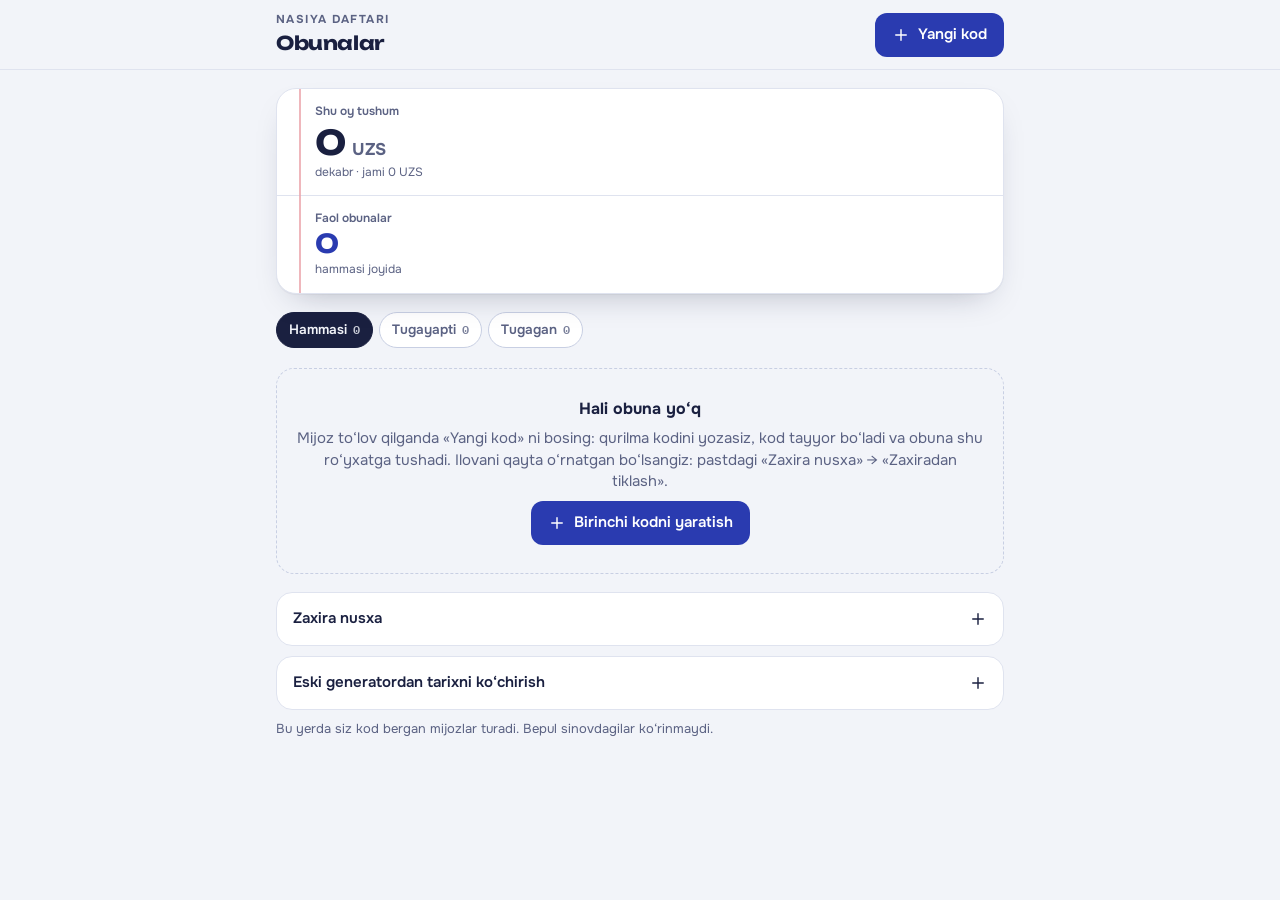
<file: admin/src/main/assets/www/index.html>
<!doctype html>
<html lang="uz"><head><meta charset="utf-8"><meta name="viewport" content="width=device-width,initial-scale=1,viewport-fit=cover"><meta name="theme-color" content="#F2F4F9" media="(prefers-color-scheme: light)"><meta name="theme-color" content="#0E1120" media="(prefers-color-scheme: dark)"><style>body{margin:0}[hidden]{display:none!important}</style></head><body><title>Nasiya daftari obunalari</title>
<meta name="claude:viewport-fit-sides" content="cover">
<link rel="preconnect" href="https://fonts.googleapis.com">
<link rel="preconnect" href="https://fonts.gstatic.com" crossorigin>
<link rel="stylesheet" href="https://fonts.googleapis.com/css2?family=IBM+Plex+Mono:wght@500;600&family=Onest:wght@400;500;600;700&family=Unbounded:wght@600;700&display=swap">
<style>
/* Layout: one ledger column (max 760px); summary figures first, then businesses as ledger lines; new code in a bottom sheet. */
:root{
  --paper:#F2F4F9; --surface:#FFFFFF; --field:#F7F8FC;
  --ink:#1A2040; --ink-2:#5B6283; --rule:#DFE3EF; --rule-strong:#C8CFE3;
  --accent:#2A3BB0; --accent-ink:#FFFFFF; --accent-soft:#E7EAFB;
  --late:#B9322A; --late-soft:#FCE9E6; --today:#8F5400; --today-soft:#FFF0D6; --ok:#1D7050; --ok-soft:#E1F2E9;
  --margin:#EBA6AC; --scrim:rgba(12,16,36,.48);
  --shadow:0 1px 0 rgba(26,32,64,.04),0 14px 34px -18px rgba(26,32,64,.35);
  --f-display:"Unbounded","Onest",system-ui,sans-serif;
  --f-ui:"Onest",system-ui,-apple-system,"Segoe UI",Roboto,sans-serif;
  --f-num:"IBM Plex Mono",ui-monospace,"SF Mono",Menlo,Consolas,monospace;
}
@media (prefers-color-scheme: dark){ :root:not([data-theme="light"]){
  --paper:#0E1120; --surface:#161A2D; --field:#10142A; --ink:#E7E9F4; --ink-2:#9CA2C0; --rule:#262C48; --rule-strong:#363E62;
  --accent:#9AAAFF; --accent-ink:#0E1120; --accent-soft:#222A52; --late:#FF8D82; --late-soft:#3A1B1F; --today:#F3B84E; --today-soft:#3A2A0F;
  --ok:#72D4A6; --ok-soft:#12302A; --margin:#6B3A4A; --scrim:rgba(0,0,0,.62); --shadow:0 1px 0 rgba(0,0,0,.25),0 14px 34px -18px rgba(0,0,0,.7);
  color-scheme:dark } }
:root[data-theme="dark"]{
  --paper:#0E1120; --surface:#161A2D; --field:#10142A; --ink:#E7E9F4; --ink-2:#9CA2C0; --rule:#262C48; --rule-strong:#363E62;
  --accent:#9AAAFF; --accent-ink:#0E1120; --accent-soft:#222A52; --late:#FF8D82; --late-soft:#3A1B1F; --today:#F3B84E; --today-soft:#3A2A0F;
  --ok:#72D4A6; --ok-soft:#12302A; --margin:#6B3A4A; --scrim:rgba(0,0,0,.62); --shadow:0 1px 0 rgba(0,0,0,.25),0 14px 34px -18px rgba(0,0,0,.7);
  color-scheme:dark }
*,*::before,*::after{box-sizing:border-box}
html{background:var(--paper)}
body{background:var(--paper);color:var(--ink);font-family:var(--f-ui);font-size:15px;line-height:1.45;-webkit-font-smoothing:antialiased}
body::before{content:"";position:fixed;inset:0 0 auto;height:env(safe-area-inset-top,0px);z-index:10;background:var(--paper)}
h1,h2,h3,p,ul{margin:0}
ul{padding:0;list-style:none}
button,input,select,textarea{font:inherit;color:inherit}
:focus-visible{outline:2px solid var(--accent);outline-offset:2px;border-radius:8px}
.num{font-family:var(--f-num);font-variant-numeric:tabular-nums}
.ico{width:18px;height:18px;fill:none;stroke:currentColor;stroke-width:1.9;stroke-linecap:round;stroke-linejoin:round;flex:none}
.wrap{max-width:760px;margin:0 auto;padding-left:max(16px,env(safe-area-inset-left,0px));padding-right:max(16px,env(safe-area-inset-right,0px))}

/* header */
.top{position:sticky;top:env(safe-area-inset-top,0px);z-index:5;background:color-mix(in srgb,var(--paper) 90%,transparent);backdrop-filter:blur(10px);-webkit-backdrop-filter:blur(10px);border-bottom:1px solid var(--rule)}
.top .wrap{display:flex;align-items:center;justify-content:space-between;gap:12px;padding-block:12px}
.brand{display:grid;gap:1px;min-width:0}
.brand small{font-size:11.5px;font-weight:700;letter-spacing:.12em;text-transform:uppercase;color:var(--ink-2)}
.brand h1{font-family:var(--f-display);font-weight:700;font-size:19px;letter-spacing:-.02em}
.btn{display:inline-flex;align-items:center;justify-content:center;gap:8px;min-height:44px;padding:0 16px;border-radius:12px;border:1px solid var(--rule-strong);background:var(--surface);font-weight:600;cursor:pointer;white-space:nowrap}
.btn:hover{border-color:var(--ink-2)}
.btn-primary{background:var(--accent);color:var(--accent-ink);border-color:transparent}
.btn-primary:hover{filter:brightness(1.07);border-color:transparent}
.btn-sm{min-height:36px;padding:0 12px;border-radius:10px;font-size:13.5px}
.btn-ghost{background:transparent}
.btn-danger{color:var(--late);border-color:var(--late)}
.btn:disabled{opacity:.55;cursor:default}

main{padding-block:18px 48px;display:grid;gap:18px}

/* summary */
.sheet{position:relative;background:var(--surface);border:1px solid var(--rule);border-radius:20px;box-shadow:var(--shadow);overflow:hidden}
.sheet::before{content:"";position:absolute;top:0;bottom:0;left:22px;width:1.5px;background:var(--margin);opacity:.8}
.kpis{display:grid;grid-template-columns:1fr 1fr}
.kpi{padding:14px 16px 14px 38px;display:grid;gap:2px;border-bottom:1px solid var(--rule);min-width:0}
.kpi:nth-child(odd){border-right:1px solid var(--rule)}
.kpi:nth-child(n+3){border-bottom:0}
.kpi small{font-size:12px;color:var(--ink-2);font-weight:600}
.kpi b{font-family:var(--f-display);font-size:clamp(20px,5.6vw,26px);letter-spacing:-.03em;font-weight:700;line-height:1.15;overflow-wrap:anywhere}
.kpi b.c-accent{color:var(--accent)} .kpi b.c-warn{color:var(--today)}
.kpi span{font-size:12px;color:var(--ink-2)}
.kpis{grid-template-columns:1fr}.kpi,.kpi:nth-child(odd){border-right:0;border-bottom:1px solid var(--rule)}.kpi:last-child{border-bottom:0}
.kpi b{white-space:nowrap;overflow-wrap:normal}.kpi.rev b{font-size:clamp(24px,8vw,34px)}.kpi b .cur{font-family:var(--f-ui);font-size:.5em;letter-spacing:0;margin-left:7px;color:var(--ink-2);font-weight:700}

.note{padding:12px 14px;border-radius:14px;background:var(--today-soft);color:var(--ink);font-size:14px}
.note.bad{background:var(--late-soft)}

/* toolbar */
.tools{display:grid;gap:10px}
.chips{display:flex;gap:6px;overflow-x:auto;scrollbar-width:none;padding-bottom:2px}
.chips::-webkit-scrollbar{display:none}
.chip{flex:none;display:inline-flex;align-items:center;gap:6px;min-height:36px;padding:0 12px;border-radius:999px;border:1px solid var(--rule-strong);background:var(--surface);font-size:13.5px;font-weight:600;color:var(--ink-2);cursor:pointer}
.chip[aria-pressed="true"]{background:var(--ink);border-color:var(--ink);color:var(--paper)}
.chip i{font-style:normal;font-family:var(--f-num);font-size:12px;opacity:.8}
.search{display:flex;align-items:center;gap:8px;padding:0 12px;min-height:44px;border-radius:12px;border:1px solid var(--rule-strong);background:var(--surface);color:var(--ink-2)}
.search input{flex:1;min-width:0;border:0;background:transparent;outline:none;color:var(--ink);font-size:15px}

/* ledger */
.list{display:grid;gap:10px}
.biz{background:var(--surface);border:1px solid var(--rule);border-radius:16px;overflow:hidden}
.biz.st-soon{border-color:color-mix(in srgb,var(--today) 45%,var(--rule))}
.biz.st-off{opacity:.92}
.biz-head{width:100%;display:grid;grid-template-columns:minmax(0,1fr) auto;gap:4px 12px;align-items:start;padding:14px 16px;border:0;background:transparent;text-align:left;cursor:pointer}
.biz-head h3{font-size:16px;font-weight:700;letter-spacing:-.01em;overflow-wrap:anywhere}
.biz-sub{grid-column:1/-1;display:flex;flex-wrap:wrap;gap:4px 12px;font-size:13px;color:var(--ink-2)}
.pill{display:inline-flex;align-items:center;min-height:26px;padding:0 10px;border-radius:999px;font-size:12.5px;font-weight:700;white-space:nowrap}
.pill.on{background:var(--ok-soft);color:var(--ok)}
.pill.soon{background:var(--today-soft);color:var(--today)}
.pill.off{background:var(--late-soft);color:var(--late)}
.biz-body{border-top:1px dashed var(--rule-strong);padding:12px 16px 16px;display:grid;gap:12px}
.acts{display:flex;gap:8px}.acts .btn{min-width:0;padding:0 10px}.acts .grow{flex:1 1 auto}
.biz-info{font-size:13px;color:var(--ink-2);display:flex;flex-wrap:wrap;gap:2px 12px}
.hist{display:grid}
.hist li{display:grid;grid-template-columns:minmax(0,1fr) auto;gap:2px 10px;padding:10px 0;border-bottom:1px solid var(--rule);font-size:13.5px}
.hist li:last-child{border-bottom:0}
.hist .h-main b{font-weight:600}
.hist .h-meta{grid-column:1/-1;display:flex;flex-wrap:wrap;gap:6px;align-items:center;color:var(--ink-2);font-size:12.5px}
.hist .h-amt{font-family:var(--f-num);font-weight:600;text-align:right}
.link{border:0;background:none;padding:4px 2px;color:var(--accent);font-weight:600;font-size:12.5px;cursor:pointer}
.link.del{color:var(--late)}
.label{font-size:12px;font-weight:700;letter-spacing:.08em;text-transform:uppercase;color:var(--ink-2)}
.empty{padding:28px 20px;border:1.5px dashed var(--rule-strong);border-radius:18px;text-align:center;display:grid;gap:8px;justify-items:center;color:var(--ink-2)}
.empty b{color:var(--ink);font-size:16px}
.more{display:grid;gap:10px}
details.box{background:var(--surface);border:1px solid var(--rule);border-radius:16px;padding:0 16px}
details.box summary{min-height:52px;display:flex;align-items:center;justify-content:space-between;cursor:pointer;font-weight:600;list-style:none}
details.box summary::-webkit-details-marker{display:none}
details.box .in{padding-bottom:16px;display:grid;gap:10px;font-size:14px;color:var(--ink-2)}
.help{font-size:13px;color:var(--ink-2)}

/* sheet dialog */
dialog{border:0;padding:0;margin:auto auto 0;width:100%;max-width:560px;max-height:92vh;border-radius:22px 22px 0 0;background:var(--surface);color:var(--ink);box-shadow:var(--shadow)}
dialog::backdrop{background:var(--scrim)}
@media (min-width:640px){dialog{margin:auto;border-radius:22px}}
.dlg-head{position:sticky;top:0;z-index:1;display:flex;align-items:center;justify-content:space-between;gap:10px;padding:16px 18px 10px;background:var(--surface)}
.dlg-head h2{font-family:var(--f-display);font-size:18px;letter-spacing:-.02em}
.x{width:40px;height:40px;border-radius:12px;border:0;background:var(--field);display:grid;place-items:center;cursor:pointer;color:var(--ink-2)}
.dlg-body{padding:4px 18px max(20px,env(safe-area-inset-bottom,0px));display:grid;gap:14px}
.field{display:grid;gap:6px}
.field>span{font-size:13px;font-weight:600;color:var(--ink-2)}
.field input,.field textarea{width:100%;min-height:46px;padding:10px 12px;border-radius:12px;border:1px solid var(--rule-strong);background:var(--field);font-size:16px}
.field input.code{font-family:var(--f-num);letter-spacing:.08em;text-transform:uppercase}
.field textarea{min-height:120px;resize:vertical;font-size:14px;line-height:1.45}
.row2{display:grid;grid-template-columns:1fr 1fr;gap:10px}
.seg{display:grid;grid-template-columns:repeat(4,1fr);gap:6px}
.seg button{min-height:44px;border-radius:12px;border:1px solid var(--rule-strong);background:var(--field);font-weight:700;cursor:pointer}
.seg button[aria-pressed="true"]{background:var(--accent);color:var(--accent-ink);border-color:transparent}
.span{padding:12px 14px;border-radius:12px;background:var(--accent-soft);font-size:14px}
.span b{color:var(--accent)}
.prev{font-size:13px;color:var(--ink-2)}
.err{color:var(--late);font-size:14px;font-weight:600}
.lockbox{display:grid;gap:8px;padding:14px;border-radius:14px;border:1px dashed var(--rule-strong)}
.check{display:flex;gap:8px;align-items:center;font-size:14px;color:var(--ink-2)}
.check input{width:20px;height:20px;accent-color:var(--accent)}
.codeout{font-family:var(--f-num);font-size:12px;word-break:break-all;padding:10px 12px;border-radius:12px;background:var(--field);border:1px solid var(--rule)}
.okmark{display:flex;gap:10px;align-items:center;padding:12px 14px;border-radius:14px;background:var(--ok-soft);color:var(--ok);font-weight:700}
.toast{position:fixed;left:50%;bottom:max(18px,calc(env(safe-area-inset-bottom,0px) + 12px));transform:translateX(-50%);z-index:50;padding:10px 16px;border-radius:12px;background:var(--ink);color:var(--paper);font-weight:600;font-size:14px;box-shadow:var(--shadow);max-width:calc(100% - 32px)}
@media (prefers-reduced-motion:no-preference){.biz,.toast{transition:opacity .2s}}
</style>

<svg width="0" height="0" style="position:absolute" aria-hidden="true">
  <symbol id="i-plus" viewBox="0 0 24 24"><path d="M12 5v14M5 12h14"/></symbol>
  <symbol id="i-search" viewBox="0 0 24 24"><circle cx="11" cy="11" r="6.5"/><path d="m16 16 4 4"/></symbol>
  <symbol id="i-x" viewBox="0 0 24 24"><path d="M6 6l12 12M18 6 6 18"/></symbol>
  <symbol id="i-copy" viewBox="0 0 24 24"><rect x="9" y="9" width="11" height="11" rx="2"/><path d="M5 15V6a2 2 0 0 1 2-2h8"/></symbol>
  <symbol id="i-check" viewBox="0 0 24 24"><path d="m5 12.5 4.5 4.5L19 7.5"/></symbol>
  <symbol id="i-renew" viewBox="0 0 24 24"><path d="M20 11a8 8 0 0 0-14.6-4.5L4 8"/><path d="M4 4v4h4"/><path d="M4 13a8 8 0 0 0 14.6 4.5L20 16"/><path d="M20 20v-4h-4"/></symbol>
</svg>

<header class="top">
  <div class="wrap">
    <div class="brand"><small>Nasiya daftari</small><h1>Obunalar</h1></div>
    <button type="button" class="btn btn-primary" id="new-btn"><svg class="ico"><use href="#i-plus"/></svg>Yangi kod</button>
  </div>
</header>

<main class="wrap">
  <section class="sheet" aria-label="Umumiy ko‘rsatkichlar">
    <div class="kpis" id="kpis">
      <div class="kpi"><small>Faol obunalar</small><b class="c-accent">—</b><span>yuklanmoqda</span></div>
      <div class="kpi"><small>Shu oy tushum</small><b>—</b><span>&nbsp;</span></div>
      <div class="kpi"><small>7 kunda tugaydi</small><b class="c-warn">—</b><span>&nbsp;</span></div>
      <div class="kpi"><small>Jami tushum</small><b>—</b><span>&nbsp;</span></div>
    </div>
  </section>

  <p class="note" id="notice" hidden></p>

  <section class="tools" aria-label="Saralash">
    <div class="chips" id="chips" role="group" aria-label="Holat bo‘yicha">
      <button type="button" class="chip" data-f="all" aria-pressed="true">Hammasi <i id="c-all">0</i></button>
      <button type="button" class="chip" data-f="soon" aria-pressed="false">Tugayapti <i id="c-soon">0</i></button>
      <button type="button" class="chip" data-f="off" aria-pressed="false">Tugagan <i id="c-off">0</i></button>
    </div>
    <label class="search"><svg class="ico"><use href="#i-search"/></svg><input id="q" type="search" placeholder="Biznes, telefon yoki qurilma kodi" autocomplete="off"></label>
  </section>

  <section class="list" id="list" aria-live="polite">
    <div class="empty"><b>Obunalar yuklanmoqda…</b></div>
  </section>

  <section class="more">
    <details class="box" id="bk-box">
      <summary>Zaxira nusxa <svg class="ico"><use href="#i-plus"/></svg></summary>
      <div class="in">
        <p>Obunalar ro‘yxatini fayl qilib saqlang yoki Telegram’ga yuboring. Telefon almashganda «Zaxiradan tiklash» bilan qaytarasiz.</p>
        <div class="acts"><button type="button" class="btn btn-sm btn-primary" id="bk-save">Zaxira olish</button><label class="btn btn-sm" for="bk-file" style="cursor:pointer">Zaxiradan tiklash</label><input type="file" id="bk-file" accept=".json,application/json" hidden></div>
        <p class="help" id="bk-msg" hidden></p>
        <p class="help" id="bk-auto" hidden></p>
      </div>
    </details>
    <details class="box" id="imp-box">
      <summary>Eski generatordan tarixni ko‘chirish <svg class="ico"><use href="#i-plus"/></svg></summary>
      <div class="in">
        <p>Kompyuterdagi eski «nasiya-kod-generator» sahifasida «CSV yuklab olish» ni bosing va o‘sha faylni shu yerda tanlang. Avval ko‘chirilgan yozuvlar qayta qo‘shilmaydi.</p>
        <input type="file" id="imp-file" accept=".csv,text/csv">
        <p class="err" id="imp-msg" hidden></p>
      </div>
    </details>
    <p class="help">Bu yerda siz kod bergan mijozlar turadi. Bepul sinovdagilar ko‘rinmaydi.</p>
  </section>
</main>

<dialog id="dlg" aria-labelledby="dlg-title">
  <div class="dlg-head"><h2 id="dlg-title">Yangi kod</h2><button type="button" class="x" data-close aria-label="Yopish"><svg class="ico"><use href="#i-x"/></svg></button></div>
  <form class="dlg-body" id="gen" novalidate>
    <label class="field"><span>Qurilma kodi (mijoz ilovasida: ⋯ → Obuna)</span><input id="g-dev" class="code" placeholder="ABCD-EFGH" maxlength="9" autocomplete="off" autocapitalize="characters" spellcheck="false"></label>
    <p class="prev" id="g-prev" hidden></p>
    <label class="field"><span>Biznes nomi</span><input id="g-biz" placeholder="Masalan: Barakat Savdo" autocomplete="off"></label>
    <div class="field"><span>Necha oy</span>
      <div class="seg" id="g-months"><button type="button" data-m="1" aria-pressed="true">1</button><button type="button" data-m="3" aria-pressed="false">3</button><button type="button" data-m="6" aria-pressed="false">6</button><button type="button" data-m="12" aria-pressed="false">12</button></div></div>
    <p class="span" id="g-span"></p>
    <details class="box" id="g-more">
      <summary>Qo‘shimcha: telefon, sana, summa, izoh <svg class="ico"><use href="#i-plus"/></svg></summary>
      <div class="in">
        <label class="field"><span>Telefon yoki Telegram (ixtiyoriy)</span><input id="g-phone" placeholder="+998 90 123 45 67 yoki @username" autocomplete="off"></label>
        <div class="row2">
          <label class="field"><span>Boshlanish sanasi</span><input id="g-start" type="date"></label>
          <label class="field"><span>Summa (so‘m)</span><input id="g-amount" inputmode="numeric" autocomplete="off"></label>
        </div>
        <label class="field"><span>Izoh (ixtiyoriy)</span><input id="g-note" placeholder="Masalan: Click orqali to‘ladi" autocomplete="off"></label>
      </div>
    </details>
    <div class="lockbox" id="lockbox" hidden>
      <label class="field"><span>Admin parol (kod yaratish uchun)</span><input id="g-pw" type="password" autocomplete="current-password" placeholder="XXXX-XXXX-XXXX"></label>
      <label class="check"><input type="checkbox" id="g-remember" checked>Shu qurilmada eslab qolish</label>
    </div>
    <p class="err" id="g-err" hidden></p>
    <button type="submit" class="btn btn-primary" id="g-go">Kod yaratish va saqlash</button>
  </form>
  <div class="dlg-body" id="res" hidden>
    <p class="okmark"><svg class="ico"><use href="#i-check"/></svg><span id="r-title">Kod tayyor va saqlandi</span></p>
    <label class="field"><span>Mijozga yuboriladigan xabar</span><textarea id="r-msg" readonly></textarea></label>
    <div class="acts"><button type="button" class="btn btn-primary" id="r-copy-msg"><svg class="ico"><use href="#i-copy"/></svg>Xabarni nusxalash</button><button type="button" class="btn" id="r-copy-code">Faqat kodni nusxalash</button></div>
    <p class="help">Xabarni Telegram’da mijozga yuboring.</p>
    <button type="button" class="btn btn-ghost" data-close>Tayyor</button>
  </div>
</dialog>

<div class="toast" id="toast" role="status" hidden></div>

<script>
/* Claude.ai ichida ochilsa, baza claude.ai'dan keladi. Mustaqil ilovada (APK) esa shu telefonning o'zida saqlanadi. */
(function(){
  if(window.claude && window.claude.use) return;
  var KEY = "nasiya-admin-subs", subs = {}, ls = [];
  try { subs = JSON.parse(localStorage.getItem(KEY) || "{}") || {}; } catch(e){ subs = {}; }
  function save(){ try { localStorage.setItem(KEY, JSON.stringify(subs)); } catch(e){} }
  function snap(){ return { docs:Object.keys(subs).map(function(id){ return { id:id, data:function(){ return JSON.parse(JSON.stringify(subs[id])); } }; }), metadata:{ fromCache:false } }; }
  function fire(){ var sn = snap(); ls.slice().forEach(function(f){ try { f(sn); } catch(e){} }); }
  function newId(){ return "s" + Date.now().toString(36) + Math.random().toString(36).slice(2, 8); }
  var col = {
    doc:function(id){ id = id || newId(); return {
      set:function(d){ subs[id] = JSON.parse(JSON.stringify(d)); save(); setTimeout(fire, 0); return Promise.resolve(); },
      "delete":function(){ delete subs[id]; save(); setTimeout(fire, 0); return Promise.resolve(); } }; },
    onSnapshot:function(next){ ls.push(next); setTimeout(function(){ next(snap()); }, 0); return function(){ ls = ls.filter(function(f){ return f !== next; }); }; }
  };
  window.__localDb = true;
  window.claude = { use:function(n){ return Promise.resolve(n === "db" ? { collection:function(){ return col; } } : null); } };
})();
</script>
<script>
(function(){
"use strict";
var ENC = {"v":1,"iter":600000,"salt":"fhEf4YEevkBxdet8eqZXhw==","iv":"yJTNOZIRMV7SJZX0","ct":"kll5OfdfCzFDs8ZQSZnNZlEmCYQwTgp1z6Y1f0/uCu+KEM7PdyLCJ57Iso8UFRdV0YCUz8kp1/YxnBJwTF9Mfjb6q0hoizqHTTrfv1/5u6b4chy7WlvZeAloAkpDuRJh5++x0zYHiscTRayOttw4a0cjOLeyfW4ZoNWSzM85JItj4oDlDwUmXK3V1fStj3RzReDhMW7BMpNCTqbkYIpKboecHYTpnp8MxCje5rcprLbLXTzIOeRrhOeLoSXjz3rN"};
var PRICE = 200000;
var MONTHS = ["yanvar","fevral","mart","aprel","may","iyun","iyul","avgust","sentabr","oktabr","noyabr","dekabr"];
var B32 = "ABCDEFGHJKMNPQRSTVWXYZ23456789";
var PWKEY = "nasiya-admin-pw";
var $ = function(s){ return document.querySelector(s); };
var state = { subs:[], loaded:false, f:"all", q:"", open:{}, armDel:null };
var col = null, signKey = null, months = 1, lastCode = "";

/* ---------- sanalar va pul ---------- */
function pad(n){ return String(n).padStart(2,"0"); }
function todayISO(){ var d = new Date(); return d.getFullYear()+"-"+pad(d.getMonth()+1)+"-"+pad(d.getDate()); }
function isIso(s){ return typeof s === "string" && /^\d{4}-\d{2}-\d{2}$/.test(s); }
function dayNum(iso){ var p = iso.split("-").map(Number); return Math.round(Date.UTC(p[0], p[1]-1, p[2]) / 86400000); }
function isoFromUTC(dt){ return dt.getUTCFullYear()+"-"+pad(dt.getUTCMonth()+1)+"-"+pad(dt.getUTCDate()); }
function addDays(iso, n){ return isoFromUTC(new Date((dayNum(iso)+n) * 86400000)); }
function addMonths(iso, n){ var p = iso.split("-").map(Number); var dt = new Date(Date.UTC(p[0], p[1]-1+n, 1)); var lastD = new Date(Date.UTC(dt.getUTCFullYear(), dt.getUTCMonth()+1, 0)).getUTCDate(); dt.setUTCDate(Math.min(p[2], lastD)); return isoFromUTC(dt); }
function fmt(iso, year){ if(!isIso(iso)) return "—"; var p = iso.split("-").map(Number); return p[2]+"-"+MONTHS[p[1]-1]+((year || p[0] !== new Date().getFullYear()) ? " "+p[0] : ""); }
function grp(n){ return String(Math.round(Math.abs(Number(n) || 0))).replace(/\B(?=(\d{3})+(?!\d))/g, " "); }
function som(n){ return grp(n)+" so‘m"; }
function esc(s){ return String(s == null ? "" : s).replace(/[&<>"']/g, function(c){ return {"&":"&amp;","<":"&lt;",">":"&gt;",'"':"&quot;","'":"&#39;"}[c]; }); }
function normDev(v){ var s = String(v || "").toUpperCase().replace(/[^A-Z0-9]/g, ""); return s.length === 8 ? s.slice(0,4)+"-"+s.slice(4) : s; }
function validDev(d){ return /^[A-Z0-9]{4}-[A-Z0-9]{4}$/.test(d) && d.replace("-","").split("").every(function(c){ return B32.indexOf(c) > -1; }); }
function b64url(bytes){ var s = ""; for(var i=0;i<bytes.length;i++) s += String.fromCharCode(bytes[i]); return btoa(s).replace(/\+/g,"-").replace(/\//g,"_").replace(/=+$/,""); }
function unb64(s){ var b = atob(s), u = new Uint8Array(b.length); for(var i=0;i<b.length;i++) u[i] = b.charCodeAt(i); return u; }
function lsGet(k){ try { return localStorage.getItem(k); } catch(e){ return null; } }
function lsSet(k, v){ try { if(v == null) localStorage.removeItem(k); else localStorage.setItem(k, v); } catch(e){} }

function toast(msg){ var t = $("#toast"); t.textContent = msg; t.hidden = false; clearTimeout(t._t); t._t = setTimeout(function(){ t.hidden = true; }, 2600); }
function notice(msg, bad){ var n = $("#notice"); n.textContent = msg || ""; n.hidden = !msg; n.className = "note" + (bad ? " bad" : ""); }
function copy(text, label){
  var ok = function(){ toast((label || "Nusxa olindi")); };
  var fallback = function(){ var ta = document.createElement("textarea"); ta.value = text; ta.setAttribute("readonly", ""); ta.style.position = "fixed"; ta.style.opacity = "0"; document.body.appendChild(ta); ta.select(); var done = false; try { done = document.execCommand("copy"); } catch(e){} ta.remove(); if(done) ok(); else toast("Nusxalab bo‘lmadi: matnni bosib turib nusxalang"); };
  try { navigator.clipboard.writeText(text).then(ok, fallback); } catch(e){ fallback(); }
}

/* ---------- guruhlash: bitta qurilma = bitta biznes ---------- */
function groups(){
  var by = {}, t = todayISO();
  state.subs.forEach(function(r){
    if(!r || !r.dev) return;
    var g = by[r.dev] || (by[r.dev] = { dev:r.dev, biz:"", phone:"", until:"", paid:0, recs:[] });
    g.recs.push(r); g.paid += Number(r.amount) || 0;
    if(isIso(r.until) && r.until > g.until) g.until = r.until;
  });
  return Object.keys(by).map(function(k){
    var g = by[k];
    g.recs.sort(function(a, b){ return (b.ts || 0) - (a.ts || 0) || String(b.at).localeCompare(String(a.at)); });
    g.recs.forEach(function(r){ if(!g.biz && r.biz) g.biz = r.biz; if(!g.phone && r.phone) g.phone = r.phone; });
    g.days = isIso(g.until) ? dayNum(g.until) - dayNum(t) : -9999;
    g.st = g.days < 0 ? "off" : g.days <= 7 ? "soon" : "on";
    return g;
  }).sort(function(a, b){
    var w = {soon:0, on:1, off:2}; return w[a.st] - w[b.st] || (a.st === "off" ? b.days - a.days : a.days - b.days);
  });
}
function pillOf(g){
  if(g.st === "off") return '<span class="pill off">Tugagan · '+(-g.days)+' kun oldin</span>';
  if(g.days === 0) return '<span class="pill soon">Bugun tugaydi</span>';
  if(g.st === "soon") return '<span class="pill soon">'+g.days+' kun qoldi</span>';
  return '<span class="pill on">Faol · '+g.days+' kun</span>';
}

/* ---------- chizish ---------- */
function render(){
  var gs = groups(), t = todayISO(), m = t.slice(0, 7);
  var on = gs.filter(function(g){ return g.st !== "off"; }), soon = gs.filter(function(g){ return g.st === "soon"; }), off = gs.filter(function(g){ return g.st === "off"; });
  var monthRecs = state.subs.filter(function(r){ return String(r.at || "").slice(0, 7) === m; });
  var monthSum = monthRecs.reduce(function(s, r){ return s + (Number(r.amount) || 0); }, 0);
  var total = state.subs.reduce(function(s, r){ return s + (Number(r.amount) || 0); }, 0);
  var monthName = MONTHS[Number(m.slice(5)) - 1];
  $("#kpis").innerHTML =
      '<div class="kpi rev"><small>Shu oy tushum</small><b class="num-d">'+esc(grp(monthSum))+'<span class="cur">UZS</span></b><span>'+monthName+' · jami '+esc(grp(total))+' UZS</span></div>'
    + '<div class="kpi"><small>Faol obunalar</small><b class="c-accent">'+on.length+'</b><span>'+(soon.length ? soon.length+' tasi 7 kunda tugaydi' : "hammasi joyida")+'</span></div>';
  $("#c-all").textContent = gs.length; $("#c-soon").textContent = soon.length; $("#c-off").textContent = off.length;
  document.querySelector("label.search").style.display = (gs.length >= 6 || state.q) ? "" : "none";
  if(!state.loaded) return;
  var q = state.q.trim().toLowerCase(), qd = q.replace(/\D/g, "");
  var list = gs.filter(function(g){
    if(state.f === "soon" && g.st !== "soon") return false;
    if(state.f === "on" && g.st === "off") return false;
    if(state.f === "off" && g.st !== "off") return false;
    if(!q) return true;
    return g.biz.toLowerCase().indexOf(q) > -1 || g.dev.toLowerCase().indexOf(q.replace(/\s/g, "")) > -1 || g.phone.toLowerCase().indexOf(q) > -1 || (qd.length >= 3 && g.phone.replace(/\D/g, "").indexOf(qd) > -1);
  });
  var html;
  if(!gs.length) html = '<div class="empty"><b>Hali obuna yo‘q</b><span>Mijoz to‘lov qilganda «Yangi kod» ni bosing: qurilma kodini yozasiz, kod tayyor bo‘ladi va obuna shu ro‘yxatga tushadi.'+(window.__localDb ? ' Ilovani qayta o‘rnatgan bo‘lsangiz: pastdagi «Zaxira nusxa» → «Zaxiradan tiklash».' : '')+'</span><button type="button" class="btn btn-primary" data-act="new"><svg class="ico"><use href="#i-plus"/></svg>Birinchi kodni yaratish</button></div>';
  else if(!list.length) html = '<div class="empty"><b>Bu bo‘limda hech kim yo‘q</b><span>Boshqa bo‘limni tanlang yoki qidiruvni tozalang.</span></div>';
  else html = list.map(card).join("");
  $("#list").innerHTML = html;
}
function card(g){
  var open = !!state.open[g.dev], dev = esc(g.dev);
  var head = '<button type="button" class="biz-head" data-toggle="'+dev+'" aria-expanded="'+open+'"><h3>'+esc(g.biz || "Nomsiz biznes")+'</h3>'+pillOf(g)
    + '<span class="biz-sub"><span>'+(g.st === "off" ? "Tugagan" : "Gacha")+': <b>'+esc(fmt(g.until))+'</b></span>'+(g.phone ? '<span>'+esc(g.phone)+'</span>' : "")+'</span></button>';
  if(!open) return '<article class="biz st-'+g.st+'">'+head+'</article>';
  var info = '<p class="biz-info"><span>Qurilma: <b class="num">'+dev+'</b></span><span>To‘lagan: '+esc(som(g.paid))+'</span></p>';
  var acts = '<div class="acts"><button type="button" class="btn btn-sm btn-primary grow" data-act="renew" data-dev="'+dev+'"><svg class="ico"><use href="#i-renew"/></svg>Uzaytirish</button>'
    + '<button type="button" class="btn btn-sm" data-act="remind" data-dev="'+dev+'"><svg class="ico"><use href="#i-copy"/></svg>Eslatma</button>'
    + (g.phone ? '<button type="button" class="btn btn-sm" data-act="phone" data-dev="'+dev+'"><svg class="ico"><use href="#i-copy"/></svg>Telefon</button>' : "")+'</div>';
  var hist = '<p class="label">To‘lovlar · '+g.recs.length+' ta</p><ul class="hist">' + g.recs.map(function(r){
    var armed = state.armDel === r.id;
    return '<li><span class="h-main">'+esc(fmt(r.start || r.at, true))+' → <b>'+esc(fmt(r.until, true))+'</b> · '+(Number(r.months) || "?")+' oy</span><span class="h-amt">'+esc(som(r.amount))+'</span>'
      + '<span class="h-meta">'+(r.note ? '<span>'+esc(r.note)+'</span>' : "")
      + (r.code ? '<button type="button" class="link" data-act="code" data-id="'+esc(r.id)+'">Kodni nusxalash</button>' : "")
      + '<button type="button" class="link del" data-act="del" data-id="'+esc(r.id)+'">'+(armed ? "Ha, o‘chirish" : "O‘chirish")+'</button></span></li>';
  }).join("") + '</ul>';
  return '<article class="biz st-'+g.st+'">'+head+'<div class="biz-body">'+info+acts+hist+'</div></article>';
}
function find(id){ return state.subs.filter(function(r){ return r.id === id; })[0]; }
function groupOf(dev){ return groups().filter(function(g){ return g.dev === dev; })[0]; }

/* ---------- yangi kod oynasi ---------- */
function untilOf(){ var s = $("#g-start").value || todayISO(); return addDays(addMonths(s, months), -1); }
function setMonths(m){ months = m; Array.prototype.forEach.call(document.querySelectorAll("#g-months [data-m]"), function(b){ b.setAttribute("aria-pressed", String(Number(b.dataset.m) === m)); }); renderSpan(); }
function renderSpan(){
  if(!$("#g-amount").dataset.touched) $("#g-amount").value = grp(PRICE * months);
  $("#g-span").innerHTML = "Obuna <b>"+esc(fmt($("#g-start").value || todayISO(), true))+"</b> dan <b>"+esc(fmt(untilOf(), true))+"</b> gacha · "+months+" oy · <b>"+esc($("#g-amount").value || "0")+" so‘m</b>";
}
function lookupPrev(){
  var d = normDev($("#g-dev").value), p = $("#g-prev"), g = validDev(d) ? groupOf(d) : null, t = todayISO();
  if(!g){ p.hidden = true; if(!$("#g-start").dataset.touched) $("#g-start").value = t; renderSpan(); return; }
  if(!$("#g-biz").value) $("#g-biz").value = g.biz;
  if(!$("#g-phone").value) $("#g-phone").value = g.phone;
  var next = addDays(g.until, 1);
  $("#g-start").value = next > t ? next : t;
  p.textContent = "Bu qurilmaga oldin kod berilgan: "+fmt(g.until, true)+" gacha. Yangi muddat "+(next > t ? "shundan keyin boshlanadi." : "bugundan boshlanadi.");
  p.hidden = false; renderSpan();
}
function openNew(dev){
  var f = $("#gen"); f.reset(); f.hidden = false; $("#res").hidden = true; $("#dlg-title").textContent = dev ? "Obunani uzaytirish" : "Yangi kod";
  delete $("#g-amount").dataset.touched; delete $("#g-start").dataset.touched;
  $("#g-err").hidden = true; $("#g-start").value = todayISO(); $("#g-prev").hidden = true;
  $("#lockbox").hidden = !!(signKey || lsGet(PWKEY));
  setMonths(1);
  if(dev){ $("#g-dev").value = dev; lookupPrev(); }
  var d = $("#dlg"); if(!d.open){ if(d.showModal) d.showModal(); else d.setAttribute("open", ""); }
  if(!dev) setTimeout(function(){ $("#g-dev").focus(); }, 60);
}
function closeDlg(){ var d = $("#dlg"); if(d.close) d.close(); else d.removeAttribute("open"); }

/* ---------- imzo kaliti: parol bilan shifrlangan ---------- */
function unlock(pw){
  if(signKey) return Promise.resolve(signKey);
  if(!window.crypto || !crypto.subtle) return Promise.reject(new Error("Bu brauzer kod yarata olmaydi."));
  var enc = new TextEncoder();
  return crypto.subtle.importKey("raw", enc.encode(pw), "PBKDF2", false, ["deriveKey"]).then(function(base){
    return crypto.subtle.deriveKey({ name:"PBKDF2", salt:unb64(ENC.salt), iterations:ENC.iter, hash:"SHA-256" }, base, { name:"AES-GCM", length:256 }, false, ["decrypt"]);
  }).then(function(aes){
    return crypto.subtle.decrypt({ name:"AES-GCM", iv:unb64(ENC.iv) }, aes, unb64(ENC.ct));
  }).then(function(plain){
    return crypto.subtle.importKey("jwk", JSON.parse(new TextDecoder().decode(plain)), { name:"ECDSA", namedCurve:"P-256" }, false, ["sign"]);
  }).then(function(k){ signKey = k; return k; }, function(e){
    var err = new Error(e && e.name === "OperationError" ? "Parol noto‘g‘ri." : "Kalitni ochib bo‘lmadi: "+(e && e.message || e)); err.badPw = e && e.name === "OperationError"; throw err;
  });
}
function showErr(msg){ var e = $("#g-err"); e.textContent = msg || ""; e.hidden = !msg; }
function normPw(v){ var t = String(v || "").toUpperCase().replace(/[^A-Z0-9]/g, ""); return t.length === 12 ? t.slice(0,4)+"-"+t.slice(4,8)+"-"+t.slice(8) : String(v || "").trim().toUpperCase(); }

$("#gen").addEventListener("submit", function(ev){
  ev.preventDefault(); showErr("");
  var dev = normDev($("#g-dev").value), biz = $("#g-biz").value.trim(), phone = $("#g-phone").value.trim();
  if(!validDev(dev)) return showErr("Qurilma kodi noto‘g‘ri. U ABCD-EFGH ko‘rinishida bo‘ladi: mijoz ilovasida ⋯ → Obuna.");
  if(!biz) return showErr("Biznes nomini yozing, ro‘yxatda shu nom bilan turadi.");
  var start = $("#g-start").value || todayISO(), until = untilOf(), at = todayISO();
  var amount = Number(String($("#g-amount").value).replace(/\D/g, "")) || 0;
  var saved = lsGet(PWKEY), typed = normPw($("#g-pw").value), pw = signKey ? "" : (typed || saved || "");
  if(!signKey && !pw){ $("#lockbox").hidden = false; $("#g-pw").focus(); return showErr("Kod yaratish uchun admin parolni kiriting."); }
  var go = $("#g-go"); go.disabled = true; go.textContent = "Kod yaratilmoqda…";
  var payload = new TextEncoder().encode(JSON.stringify({ d:dev, u:until, i:at }));
  unlock(pw).then(function(k){
    if(typed && $("#g-remember").checked) lsSet(PWKEY, typed);
    return crypto.subtle.sign({ name:"ECDSA", hash:"SHA-256" }, k, payload);
  }).then(function(sig){
    var code = "ND1." + b64url(payload) + "." + b64url(new Uint8Array(sig));
    lastCode = code;
    $("#r-msg").value = "Assalomu alaykum! Nasiya daftari obunangiz "+fmt(until, true)+" gacha faollashtirildi.\n\nIlovada ⋯ → Obuna → 3-qadamga quyidagi kodni qo‘ying:\n\n"+code;
    var rec = { at:at, ts:Date.now(), dev:dev, biz:biz, phone:phone, start:start, until:until, months:months, amount:amount, note:$("#g-note").value.trim(), code:code };
    var save = col ? col.doc().set(rec) : Promise.reject({ code:"unavailable" });
    return save.then(function(){ $("#r-title").textContent = "Kod tayyor va ro‘yxatga saqlandi"; state.open[dev] = true; },
      function(e){ $("#r-title").textContent = e && e.code === "quota_exceeded" ? "Kod tayyor, lekin baza to‘lgan: saqlanmadi" : "Kod tayyor, lekin ro‘yxatga saqlanmadi (internetni tekshiring)"; });
  }).then(function(){
    $("#gen").hidden = true; $("#res").hidden = false; $("#dlg-title").textContent = "Kod tayyor";
  }, function(e){
    if(e && e.badPw){ lsSet(PWKEY, null); $("#lockbox").hidden = false; $("#g-pw").value = ""; }
    showErr(e && e.message || "Kod yaratib bo‘lmadi.");
  }).then(function(){ go.disabled = false; go.textContent = "Kod yaratish va saqlash"; });
});
$("#g-months").addEventListener("click", function(e){ var b = e.target.closest("[data-m]"); if(b) setMonths(Number(b.dataset.m)); });
$("#g-start").addEventListener("change", function(){ this.dataset.touched = "1"; renderSpan(); });
$("#g-amount").addEventListener("input", function(){ this.dataset.touched = "1"; var v = this.value.replace(/\D/g, ""); this.value = v ? grp(v) : ""; renderSpan(); });
$("#g-dev").addEventListener("input", function(){ var v = normDev(this.value); if(v.length === 9 && v !== this.value) this.value = v; lookupPrev(); });
$("#r-copy-msg").addEventListener("click", function(){ copy($("#r-msg").value, "Xabar nusxalandi"); });
$("#r-copy-code").addEventListener("click", function(){ if(lastCode) copy(lastCode, "Kod nusxalandi"); });
$("#new-btn").addEventListener("click", function(){ openNew(""); });
$("#dlg").addEventListener("click", function(e){ if(e.target.closest("[data-close]") || e.target === this) closeDlg(); });

/* ---------- ro'yxat amallari ---------- */
document.addEventListener("click", function(e){
  var c = e.target.closest("[data-f]");
  if(c){ state.f = c.dataset.f; Array.prototype.forEach.call(document.querySelectorAll("#chips [data-f]"), function(b){ b.setAttribute("aria-pressed", String(b === c)); }); render(); return; }
  var tg = e.target.closest("[data-toggle]");
  if(tg){ var d = tg.dataset.toggle; state.open[d] = !state.open[d]; state.armDel = null; render(); return; }
  var a = e.target.closest("[data-act]"); if(!a) return;
  var act = a.dataset.act;
  if(act === "new"){ openNew(""); return; }
  if(act === "renew"){ openNew(a.dataset.dev); return; }
  if(act === "phone"){ var gp = groupOf(a.dataset.dev); if(gp) copy(gp.phone, "Telefon nusxalandi: "+gp.phone); return; }
  if(act === "remind"){
    var g = groupOf(a.dataset.dev); if(!g) return;
    var when = g.days < 0 ? fmt(g.until, true)+" kuni tugadi" : g.days === 0 ? "bugun tugaydi" : fmt(g.until, true)+" kuni tugaydi";
    copy("Assalomu alaykum! Nasiya daftari obunangiz "+when+". Ishni to‘xtatmaslik uchun oylik to‘lov "+som(PRICE)+". To‘lov qilganingizdan keyin chekni shu yerga yuboring, yangi kodni darhol jo‘nataman.", "Eslatma matni nusxalandi");
    return;
  }
  if(act === "code"){ var r = find(a.dataset.id); if(r && r.code) copy(r.code, "Kod nusxalandi"); return; }
  if(act === "del"){
    var id = a.dataset.id;
    if(state.armDel !== id){ state.armDel = id; render(); setTimeout(function(){ if(state.armDel === id){ state.armDel = null; render(); } }, 4000); return; }
    state.armDel = null;
    if(col) col.doc(id).delete().then(function(){ toast("Yozuv o‘chirildi"); }, function(){ toast("O‘chirib bo‘lmadi, qayta urinib ko‘ring"); });
  }
});
$("#q").addEventListener("input", function(){ state.q = this.value; render(); });

/* ---------- eski generator CSV ---------- */
function parseCSV(text){
  var rows = [], row = [], cell = "", q = false;
  text = text.replace(/^﻿/, "");
  for(var i = 0; i < text.length; i++){
    var ch = text.charAt(i);
    if(q){ if(ch === '"'){ if(text.charAt(i+1) === '"'){ cell += '"'; i++; } else q = false; } else cell += ch; }
    else if(ch === '"') q = true;
    else if(ch === ","){ row.push(cell); cell = ""; }
    else if(ch === "\n" || ch === "\r"){ if(ch === "\r" && text.charAt(i+1) === "\n") i++; row.push(cell); rows.push(row); row = []; cell = ""; }
    else cell += ch;
  }
  if(cell || row.length){ row.push(cell); rows.push(row); }
  return rows.filter(function(r){ return r.some(function(c){ return c.trim(); }); });
}
$("#imp-file").addEventListener("change", function(){
  var f = this.files && this.files[0], msg = $("#imp-msg"); this.value = "";
  if(!f) return;
  if(!col){ msg.textContent = "Bazaga ulanib bo‘lmadi. Sahifani o‘z hisobingiz bilan oching."; msg.hidden = false; return; }
  var rd = new FileReader();
  rd.onload = function(){
    var rows = parseCSV(String(rd.result)), have = {};
    state.subs.forEach(function(r){ have[r.dev+"|"+r.until+"|"+r.at] = 1; });
    var recs = rows.slice(1).map(function(c){
      var dev = normDev(c[2]); if(!validDev(dev) || !isIso(c[0]) || !isIso(c[3])) return null;
      var m = Number(c[4]) || 1;
      return { at:c[0], ts:dayNum(c[0]) * 86400000, dev:dev, biz:(c[1] || "").trim(), phone:"", start:addMonths(addDays(c[3], 1), -m), until:c[3], months:m, amount:Number(String(c[5]).replace(/\D/g, "")) || 0, note:(c[6] || "").trim(), code:"" };
    }).filter(function(r){ return r && !have[r.dev+"|"+r.until+"|"+r.at]; });
    if(!rows.length || rows[0].join(",").indexOf("Qurilma") < 0){ msg.textContent = "Bu fayl eski generator tarixi emas. «CSV yuklab olish» orqali olingan faylni tanlang."; msg.hidden = false; return; }
    if(!recs.length){ msg.textContent = "Yangi yozuv topilmadi: hammasi allaqachon ro‘yxatda."; msg.hidden = false; return; }
    msg.textContent = recs.length+" ta yozuv ko‘chirilmoqda…"; msg.hidden = false;
    var n = 0;
    recs.reduce(function(p, r){ return p.then(function(){ return col.doc().set(r).then(function(){ n++; }); }); }, Promise.resolve()).then(function(){
      msg.textContent = "Ko‘chirildi: "+n+" ta yozuv."; toast("Tarix ko‘chirildi");
    }, function(){ msg.textContent = "Ko‘chirish to‘xtadi: "+n+" ta saqlandi. Faylni qayta tanlang, saqlanganlari takrorlanmaydi."; });
  };
  rd.readAsText(f);
});

/* ---------- zaxira nusxa ---------- */
var NATIVE = window.NasiyaNative || null;
if(!window.__localDb) $("#bk-box").hidden = true;
function backupJson(){ return JSON.stringify({ app:"nasiya-obunalar", v:1, at:new Date().toISOString(), subs:state.subs.map(function(r){ return Object.assign({}, r); }) }); }
function bkSay(t, bad){ var m = $("#bk-msg"); m.textContent = t; m.className = bad ? "err" : "help"; m.hidden = false; }
function recKey(r){ return [r.dev, r.until, r.at, r.amount].join("|"); }
$("#bk-save").addEventListener("click", function(){
  if(!state.subs.length){ bkSay("Zaxiraga olinadigan obuna yo‘q.", true); return; }
  var json = backupJson(), name = "Nasiya-obunalar-zaxira-" + todayISO() + ".json";
  if(NATIVE && NATIVE.shareBackup){ var ok = false; try { ok = NATIVE.shareBackup(json); } catch(e){} if(ok){ bkSay("Yuborish oynasi ochildi. Telegram yoki boshqa joyga yuboring."); return; } }
  if(NATIVE && NATIVE.saveFile){ var path = null; try { path = NATIVE.saveFile(name, json); } catch(e){} if(path){ bkSay("Saqlandi: " + path); return; } }
  var a = document.createElement("a"); a.href = URL.createObjectURL(new Blob([json], { type:"application/json" })); a.download = name; document.body.appendChild(a); a.click();
  setTimeout(function(){ URL.revokeObjectURL(a.href); a.remove(); }, 800); bkSay("Fayl yuklab olindi: " + name);
});
$("#bk-file").addEventListener("change", function(){
  var f = this.files && this.files[0]; this.value = "";
  if(!f) return;
  if(!col){ bkSay("Bazaga ulanib bo‘lmadi.", true); return; }
  var rd = new FileReader();
  rd.onload = function(){
    var d = null; try { d = JSON.parse(String(rd.result)); } catch(e){}
    if(!d || d.app !== "nasiya-obunalar" || !Array.isArray(d.subs)){ bkSay("Bu fayl Nasiya obunalar zaxirasi emas. Boshqa faylni tanlang.", true); return; }
    var recs = d.subs.filter(function(r){ return r && validDev(normDev(r.dev)) && isIso(r.until); });
    if(!recs.length){ bkSay("Bu zaxirada obuna yozuvi yo‘q.", true); return; }
    var have = {}; state.subs.forEach(function(r){ have[r.id] = 1; have[recKey(r)] = 1; });
    var todo = recs.filter(function(r){ return !(r.id && have[r.id]) && !have[recKey(r)]; });
    if(!todo.length){ bkSay("Bu zaxiradagi " + recs.length + " ta yozuvning hammasi ro‘yxatda bor."); return; }
    var n = 0; bkSay(todo.length + " ta yozuv tiklanmoqda…");
    todo.reduce(function(p, r){ return p.then(function(){ var data = Object.assign({}, r), id = data.id; delete data.id; return col.doc(id).set(data).then(function(){ n++; }); }); }, Promise.resolve()).then(function(){
      bkSay("Tiklandi: " + n + " ta yozuv."); toast("Zaxira tiklandi");
    }, function(){ bkSay("Tiklash to‘xtadi: " + n + " ta saqlandi. Faylni qayta tanlang, saqlanganlari takrorlanmaydi.", true); });
  };
  rd.readAsText(f);
});
var autoT = null;
function scheduleAuto(){
  if(!window.__localDb || !NATIVE || !NATIVE.autoBackup || !state.subs.length) return;
  clearTimeout(autoT);
  autoT = setTimeout(function(){
    var p = null; try { p = NATIVE.autoBackup(backupJson()); } catch(e){}
    var el = $("#bk-auto"); if(p){ el.textContent = "Avto-zaxira: " + p + " (har o‘zgarishdan keyin yangilanadi)"; el.hidden = false; }
  }, 900);
}
window.__nasiyaBack = function(){ var d = $("#dlg"); if(d && d.open){ d.close(); return true; } return false; };

/* ---------- baza ---------- */
render();
var waitT = setTimeout(function(){ if(!state.loaded) notice("Obunalar hali yuklanmadi. Internetni tekshiring, ulanish tiklanishi bilan ro‘yxat o‘zi chiqadi."); }, 10000);
var use = window.claude && window.claude.use ? window.claude.use("db") : Promise.resolve(null);
use.then(function(db){
  if(!db){ clearTimeout(waitT); state.loaded = true; render(); notice("Ro‘yxatni ko‘rish uchun sahifani claude.ai’da o‘z hisobingiz bilan oching. Kod yaratish baribir ishlaydi, lekin yozuvlar saqlanmaydi.", true); return; }
  col = db.collection("subs");
  col.onSnapshot(function(snap){
    state.subs = snap.docs.map(function(d){ var o = Object.assign({}, d.data()); o.id = d.id; return o; });
    state.loaded = true; scheduleAuto();
    if(!snap.metadata.fromCache){ clearTimeout(waitT); notice(""); }
    render();
  }, function(err){
    clearTimeout(waitT); state.loaded = true; render();
    notice(err && err.code === "revoked" ? "Bu sahifaga kirish huquqi o‘zgardi." : "Obunalarni yuklab bo‘lmadi. Sahifani qayta oching.", true);
  });
}, function(){ clearTimeout(waitT); state.loaded = true; render(); notice("Bazaga ulanib bo‘lmadi.", true); });
})();
</script>

</body></html>
</file>
